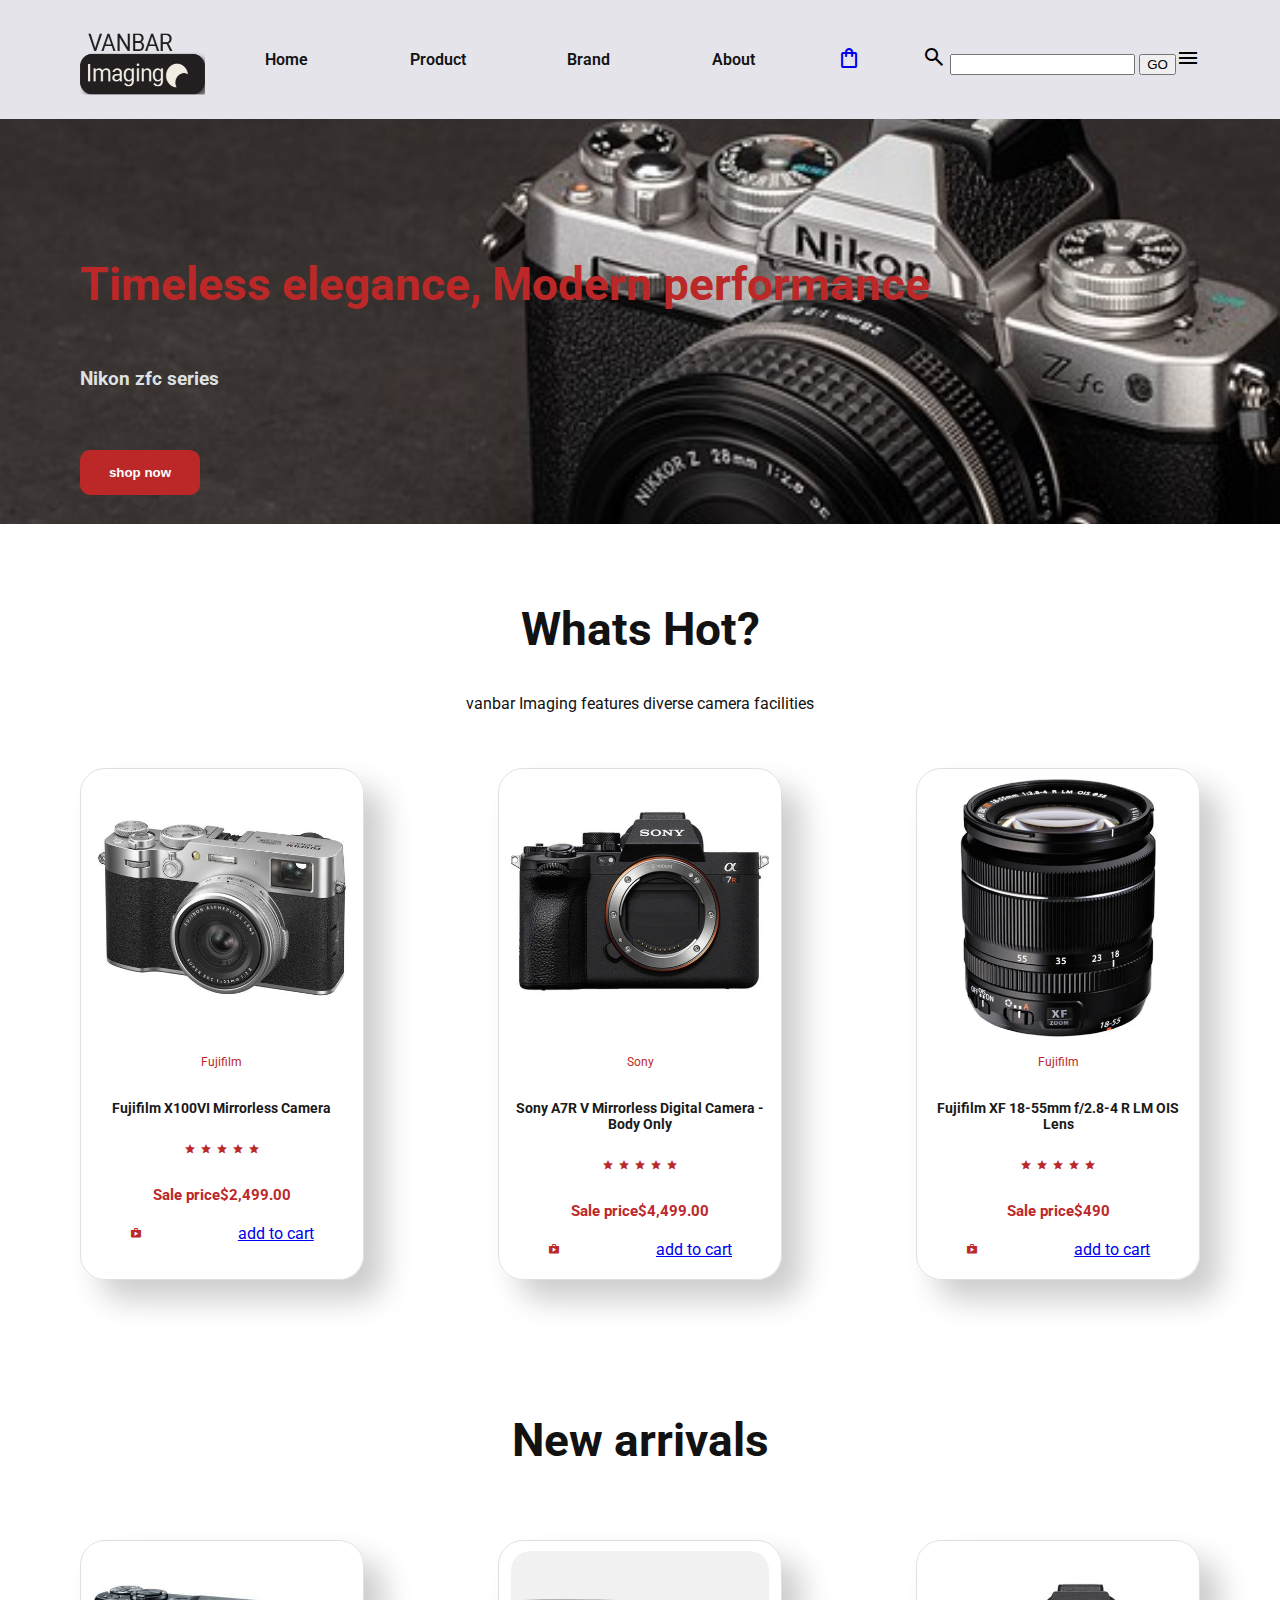
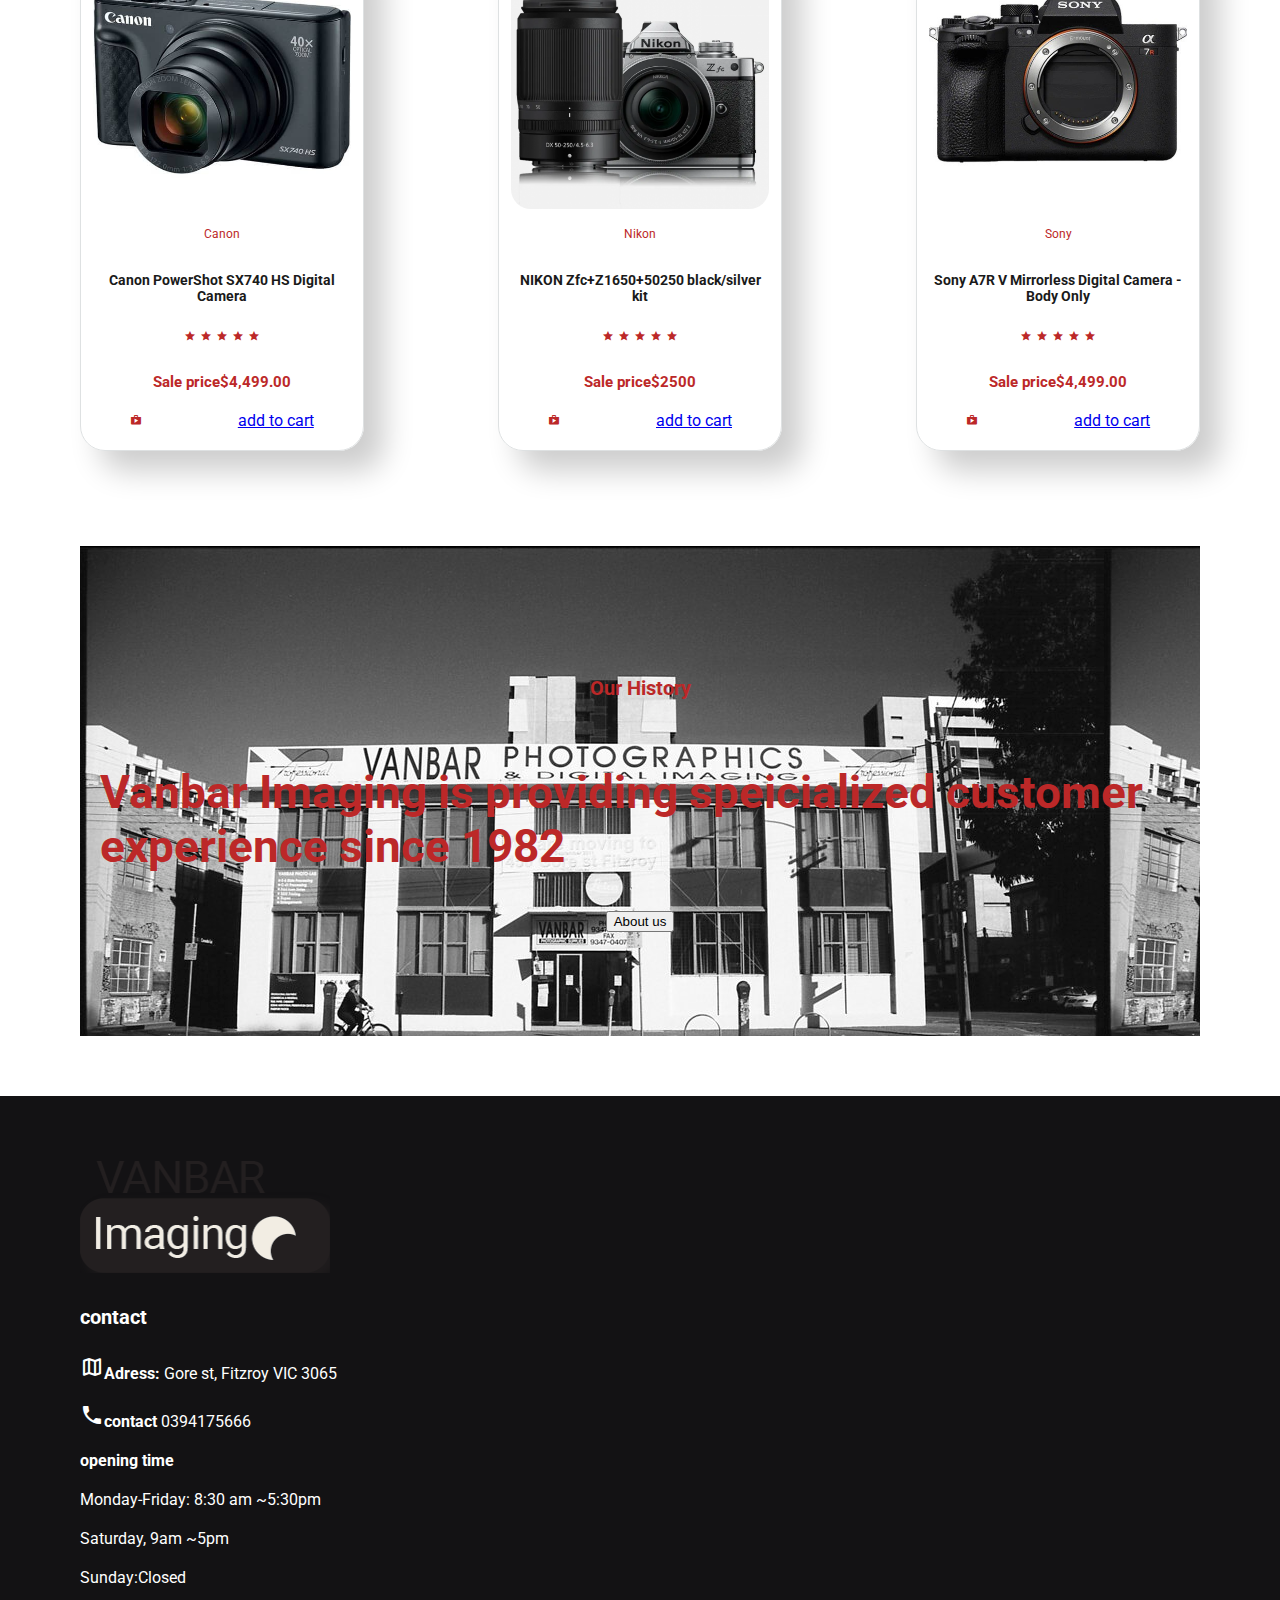
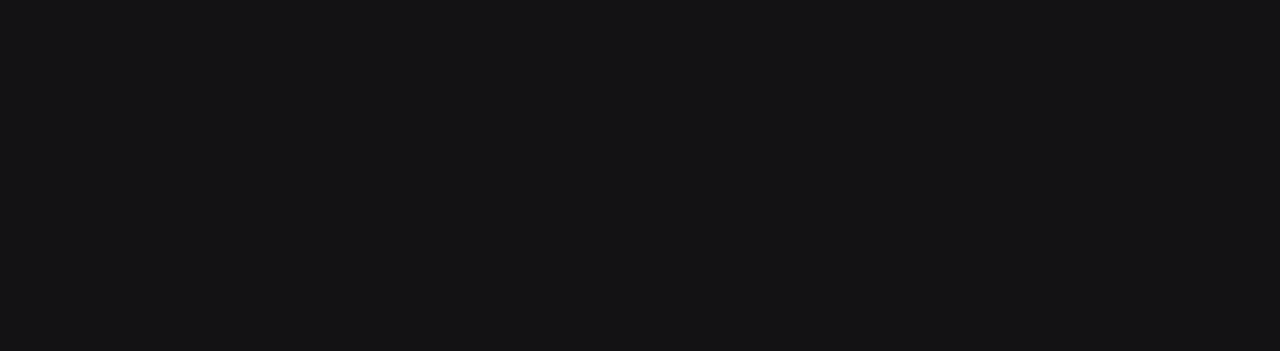
<file: index.html>
<!DOCTYPE html>
<html lang="en">
<head>
  <link rel="stylesheet" type="text/css" href="assignment3.css"> 
  <link rel="preconnect" href="https://fonts.googleapis.com">
  <link rel="preconnect" href="https://fonts.gstatic.com" crossorigin>
  <link rel="stylesheet" href="https://fonts.googleapis.com/css2?family=Material+Symbols+Outlined:opsz,wght,FILL,GRAD@20..48,100..700,0..1,-50..200" />
  <link href="https://fonts.googleapis.com/icon?family=Material+Icons"
      rel="stylesheet">
  <title> Vanbar.image </title> 
</head>


<body>

      <section id="header">
        <div class="navbar">
          <div class="logo">
              <a href "https://github.com/jaehahwang28/assignment-3/blob/main/logoa3.png">
              </a>  <img src="logoa3.png" alt="logoa3" width="125px" height="75px" >
          </div>
          <ul id="menu">
            <li><a class="active" href="index.html">Home</a></li>
            <li><a href="Product.html">Product</a></li>
            <li><a href="Brand.html">Brand</a></li>
            <li><a href="about.html">About</a></li>
            <il><a href="cart.html"><span class="material-symbols-outlined"> shopping_bag</span></a></il>
            <form>
              <span class="material-symbols-outlined">
              search</span>
              <input type="text" placeholder="">
              <button type="submit">GO</button>
              <a href="#"><i class='bx bx-search'></i></a>
          </form>

          </ul>      
        
            <div class="mobile">
                <span class="material-symbols-outlined">menu</span>
            </div>
          </div>
    </header>
 

  </section>
  <section id="hero">
  <h2>Timeless elegance, Modern performance</h2>
  <h3>Nikon zfc series</h3>
  <button>shop now</button>
  </section>
  <Section id="product1" class="section-p1">
      <h2>Whats Hot?</h2>
      <p>vanbar Imaging features diverse camera facilities</p>
      <div class="pro-container">
        <div class="pro">
          <img src="fuji x 100.jpg" alt="" >
          <div class="des">
            <span>Fujifilm</span>
            <h5>Fujifilm X100VI Mirrorless Camera </h5>
            <div class="star">
              <span class="material-icons">star</span>
              <span class="material-icons">star</span>
              <span class="material-icons">star</span>
              <span class="material-icons">star</span>
              <span class="material-icons">star</span>
              <h4>Sale price$2,499.00</h4>
            </div>
            <a href="#"><span class="material-icons">shopping_bag</span>add to cart </a>
            
          </div>
        </div>
        <div class="pro" onclick="window.location.href='sprouduct.html'">
          <img src="sonya7rv_500x-ezgif.com-effects.jpg" alt="">
          <div class="des">
            <span>Sony</span>
            <h5>Sony A7R V Mirrorless Digital Camera - Body Only</h5>
            <div class="star">
              <span class="material-icons">star</span>
              <span class="material-icons">star</span>
              <span class="material-icons">star</span>
              <span class="material-icons">star</span>
              <span class="material-icons">star</span>
              <h4>Sale price$4,499.00</h4>
            </div>
            <a href="#"><span class="material-icons">shopping_bag</span>add to cart </a>
            
          </div>
        </div>
        <div class="pro">
          <img src="fujifilm Lens.webp" alt="">
          <div class="des">
            <span>Fujifilm</span>
            <h5>Fujifilm XF 18-55mm f/2.8-4 R LM OIS Lens</h5>
            <div class="star">
              <span class="material-icons">star</span>
              <span class="material-icons">star</span>
              <span class="material-icons">star</span>
              <span class="material-icons">star</span>
              <span class="material-icons">star</span>
              <h4>Sale price$490</h4>
            </div>
            <a href="#"><span class="material-icons">shopping_bag</span>add to cart </a>
            
          </div>
        </div>
        
      </div>
      
  </Section>
  <section>
    <Section id="product1" class="section-p1">
      <h2>New arrivals</h2>
      
      <div class="pro-container">
        <div class="pro">
          <img src="canon powershot.jpg" alt="">
          <div class="des">
            <span>Canon</span>
            <h5>Canon PowerShot SX740 HS Digital Camera</h5>
            <div class="star">
              <span class="material-icons">star</span>
              <span class="material-icons">star</span>
              <span class="material-icons">star</span>
              <span class="material-icons">star</span>
              <span class="material-icons">star</span>
              <h4>Sale price$4,499.00</h4>
            </div>
            <a href="#"><span class="material-icons">shopping_bag</span>add to cart </a>
            
          </div>
        </div>
        <div class="pro">
          <img src="zfc.png" alt="">
          <div class="des">
            <span>Nikon</span>
            <h5>NIKON Zfc+Z1650+50250 black/silver kit</h5>
            <div class="star">
              <span class="material-icons">star</span>
              <span class="material-icons">star</span>
              <span class="material-icons">star</span>
              <span class="material-icons">star</span>
              <span class="material-icons">star</span>
              <h4>Sale price$2500</h4>
            </div>
            <a href="#"><span class="material-icons">shopping_bag</span>add to cart </a>
            
          </div>
        </div>
        <div class="pro">
          <img src="sonya7rv_500x-ezgif.com-effects.jpg" alt="">
          <div class="des">
            <span>Sony</span>
            <h5>Sony A7R V Mirrorless Digital Camera - Body Only</h5>
            <div class="star">
              <span class="material-icons">star</span>
              <span class="material-icons">star</span>
              <span class="material-icons">star</span>
              <span class="material-icons">star</span>
              <span class="material-icons">star</span>
              <h4>Sale price$4,499.00</h4>
            </div>
            <a href="#"><span class="material-icons">shopping_bag</span>add to cart </a>
            
          </div>
        </div>
        
        
                
        </div>
      </div>
  </section>
  <section id="banner" class="section-p1">
    <div class="banner-box">
      <H4> Our History</H4>
      <h2> Vanbar Imaging is providing speicialized customer experience since 1982</h2>
      <button class="white">About us</button>
    </div>
  </section>
<footer class="section-p1">
  <div class="col">
    <img src="logoa3.png" alt="">
    <h4> contact</h4>
    <p><span class="material-symbols-outlined">map</span><strong>Adress:</strong> Gore st, Fitzroy VIC 3065</p>
    <p><span class="material-icons">call</span><strong>contact</strong> 0394175666</p>
    <p><Strong>opening time</Strong></p>
    <p>Monday-Friday: 8:30 am ~5:30pm</p>
    <p>Saturday, 9am ~5pm</p><p>Sunday:Closed</p>
    <div class="col map">
      <iframe src="https://www.google.com/maps/embed?pb=!1m14!1m8!1m3!1d14997.363505263722!2d144.98546649866316!3d-37.79455548191441!3m2!1i1024!2i768!4f13.1!3m3!1m2!1s0x6ad64318af0267bb%3A0x2ef07b22a1d16d63!2sVanbar%20Imaging!5e0!3m2!1sen!2sau!4v1718041315172!5m2!1sen!2sau"
       width="300" height="300" style="border:0;" allowfullscreen="" loading="lazy" referrerpolicy="no-referrer-when-downgrade"></iframe>
    </div>  
  </div>
  
</footer>



 <!---- custom js link-->
    <script src="a3.js"></script> 

</html>
</file>
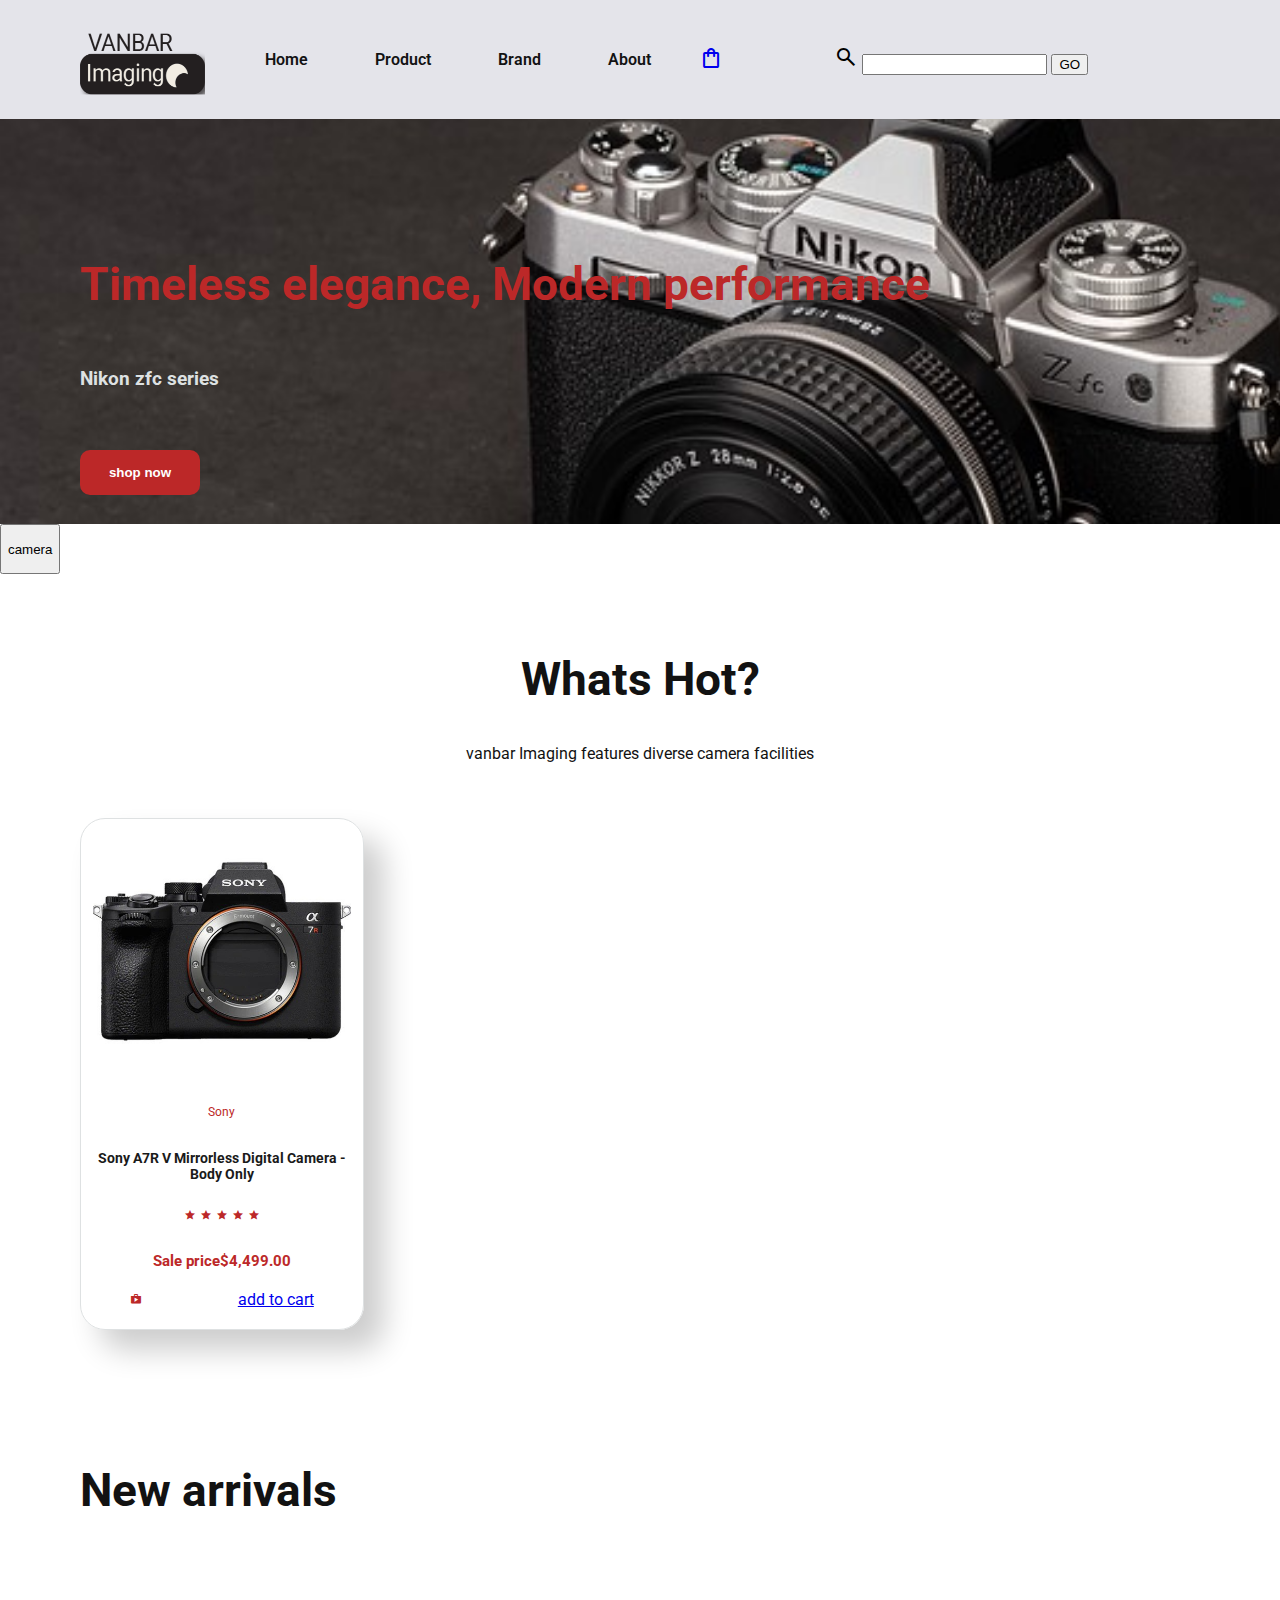
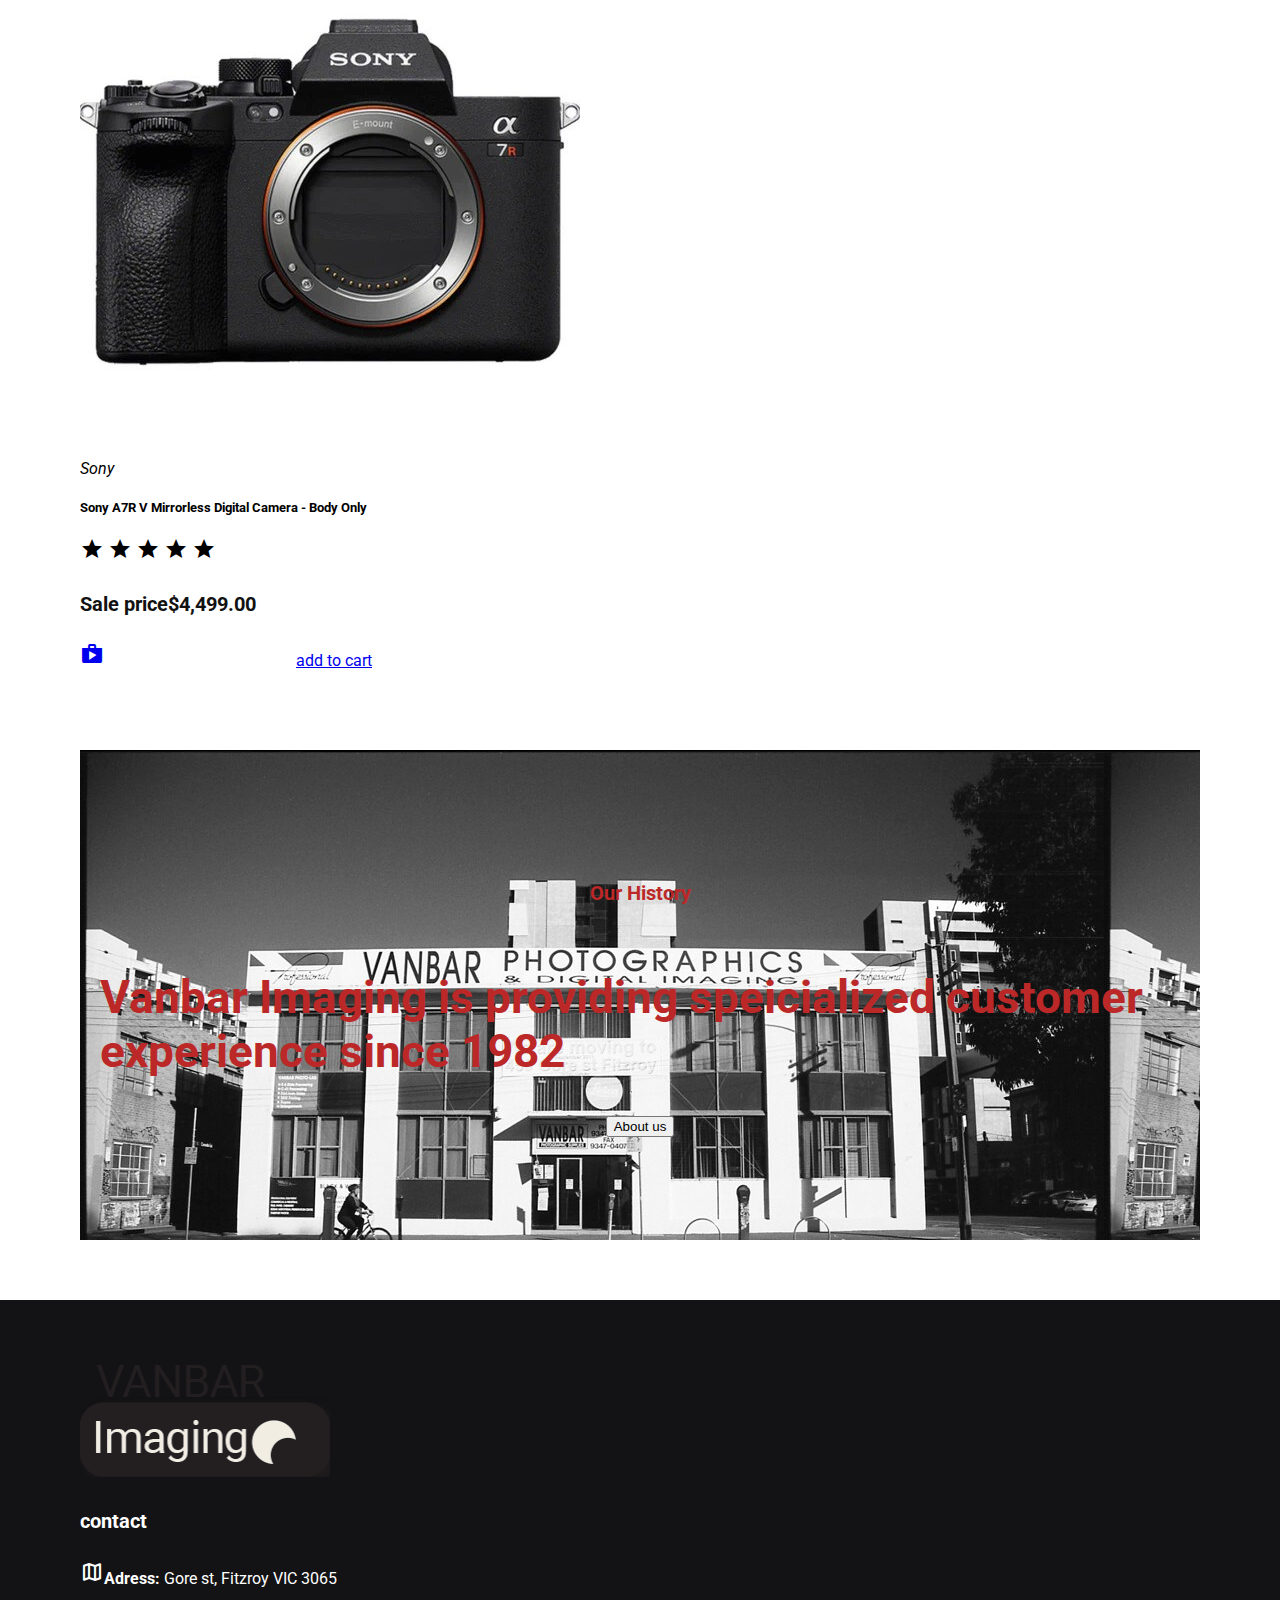
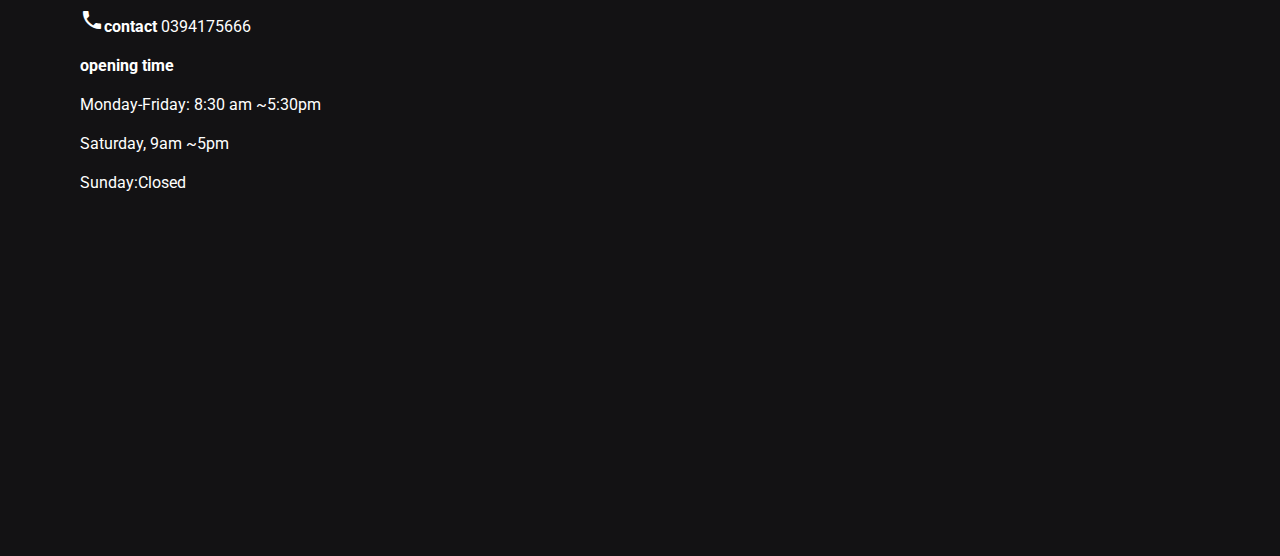
<file: assignemnt 3.html>
<!DOCTYPE html>
<html lang="en">
</html>
<head>
  <link rel="stylesheet" type="text/css" href="assignment3.css"> 
  <link rel="preconnect" href="https://fonts.googleapis.com">
  <link rel="preconnect" href="https://fonts.gstatic.com" crossorigin>
  <link rel="stylesheet" href="https://fonts.googleapis.com/css2?family=Material+Symbols+Outlined:opsz,wght,FILL,GRAD@20..48,100..700,0..1,-50..200" />
  <link href="https://fonts.googleapis.com/icon?family=Material+Icons"
      rel="stylesheet">
  <title> Vanbar.image </title> 
</head>


<body>

      <section id="header">
        <div class="navbar">
          <div class="logo">
              <a href "https://github.com/jaehahwang28/assignment-3/blob/main/logoa3.png">
              </a>  <img src="logoa3.png" alt="logoa3" width="125px" height="75px" >
          </div>
          <ul id="menu">
            <li><a href="index.html">Home</a></li>
            <li><a href="Product.html">Product</a></li>
            <li><a href="Brand.html">Brand</a></li>
            <li><a href="about.html">About</a></li>
            <il><a href="cart.html"><span class="material-symbols-outlined"> shopping_bag</span></a></il>
          </ul>      
        
          <div class="search">
              <form>
                <span class="material-symbols-outlined">
                search</span>
                <input type="text" placeholder="">
                <button type="submit">GO</button>
            </form>

            <div class="icons">
                <a href="#"><i class='bx bx-search'></i></a>
                <a href="#"><i class='bx bxs-user-circle'></i></a>
                
            </div>
          </div>
    </header>
 

  </section>
  <section id="hero">
  <h2>Timeless elegance, Modern performance</h2>
  <h3>Nikon zfc series</h3>
  <button>shop now</button>
  </section>
  <section id="feature">
    <div class="btn">
      <button>camera</button>
      
    </div>
    
  </section>
  <Section id="product1" class="section-p1">
      <h2>Whats Hot?</h2>
      <p>vanbar Imaging features diverse camera facilities</p>
      <div class="pro-container">
        <div class="pro">
          <img src="sonya7rv_500x-ezgif.com-effects.jpg" alt="">
          <div class="des">
            <span>Sony</span>
            <h5>Sony A7R V Mirrorless Digital Camera - Body Only</h5>
            <div class="star">
              <span class="material-icons">star</span>
              <span class="material-icons">star</span>
              <span class="material-icons">star</span>
              <span class="material-icons">star</span>
              <span class="material-icons">star</span>
              <h4>Sale price$4,499.00</h4>
            </div>
            <a href="#"><span class="material-icons">shopping_bag</span>add to cart </a>
          </div>
        </div>
      </div>
      
  </Section>
  <section>
    <Section id="product2" class="section-p1">
      <h2>New arrivals</h2>
      
      <div class="pro-container">
        <div class="pro">
          <img src="sonya7rv_500x-ezgif.com-effects.jpg" alt="">
          <div class="des">
            <i>Sony</i>
            <h5>Sony A7R V Mirrorless Digital Camera - Body Only</h5>
            <div class="star">
              <span class="material-icons">star</span>
              <span class="material-icons">star</span>
              <span class="material-icons">star</span>
              <span class="material-icons">star</span>
              <span class="material-icons">star</span>
              <h4>Sale price$4,499.00</h4>
            </div>
            <a href="#"><span class="material-icons">shopping_bag</span>add to cart</a> 
          </div>
        </div>
      </div>
  </section>
  <section id="banner" class="section-p1">
    <div class="banner-box">
      <H4> Our History</H4>
      <h2> Vanbar Imaging is providing speicialized customer experience since 1982</h2>
      <button class="white">About us</button>
    </div>
  </section>
<footer class="section-p1">
  <div class="col">
    <img src="logoa3.png" alt="">
    <h4> contact</h4>
    <p><span class="material-symbols-outlined">map</span><strong>Adress:</strong> Gore st, Fitzroy VIC 3065</p>
    <p><span class="material-icons">call</span><strong>contact</strong> 0394175666</p>
    <p><Strong>opening time</Strong></p>
    <p>Monday-Friday: 8:30 am ~5:30pm</p>
    <p>Saturday, 9am ~5pm</p><p>Sunday:Closed</p>
    <div class="col map">
      <iframe src="https://www.google.com/maps/embed?pb=!1m14!1m8!1m3!1d14997.363505263722!2d144.98546649866316!3d-37.79455548191441!3m2!1i1024!2i768!4f13.1!3m3!1m2!1s0x6ad64318af0267bb%3A0x2ef07b22a1d16d63!2sVanbar%20Imaging!5e0!3m2!1sen!2sau!4v1718041315172!5m2!1sen!2sau"
       width="300" height="300" style="border:0;" allowfullscreen="" loading="lazy" referrerpolicy="no-referrer-when-downgrade"></iframe>
    </div>  
  </div>
  
</footer>



 <!---- custom js link-->
    <script src="a3.js"></script>
</file>
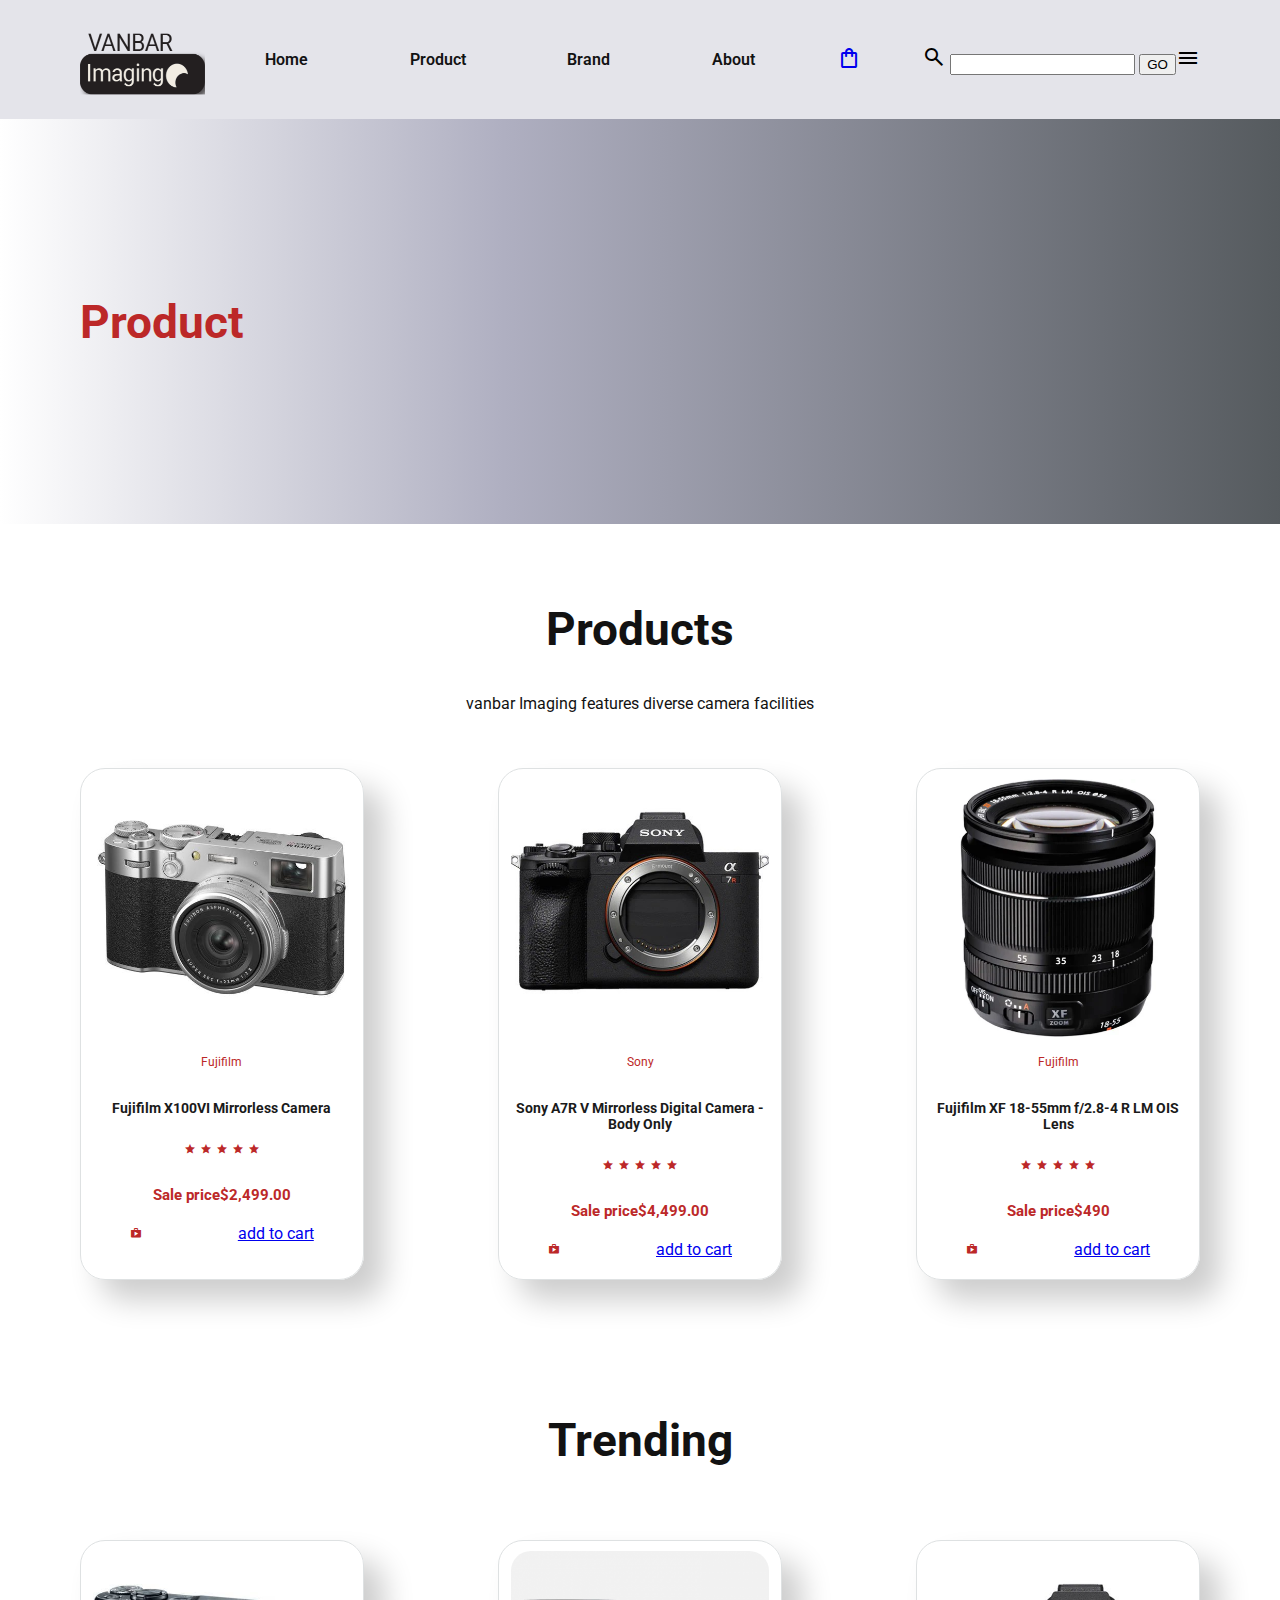
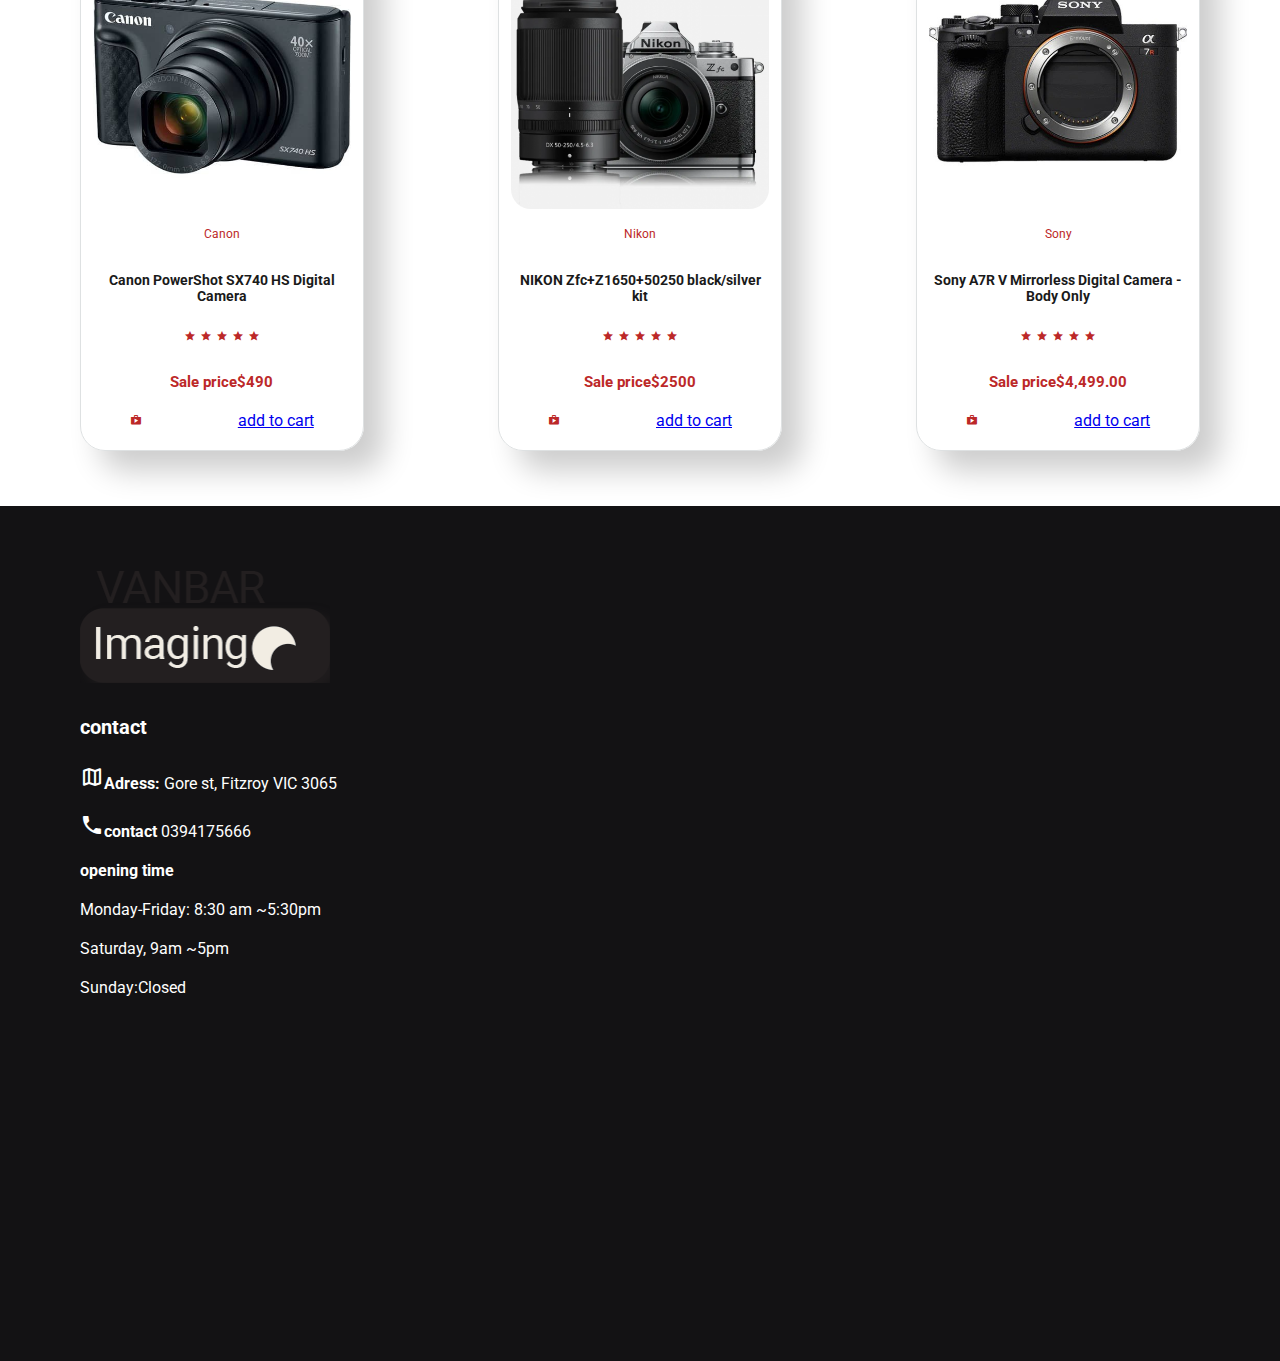
<file: Product.html>
<!DOCTYPE html>
<html lang="en">
</html>
<head>
  <link rel="stylesheet" type="text/css" href="assignment3.css"> 
  <link rel="preconnect" href="https://fonts.googleapis.com">
  <link rel="preconnect" href="https://fonts.gstatic.com" crossorigin>
  <link rel="stylesheet" href="https://fonts.googleapis.com/css2?family=Material+Symbols+Outlined:opsz,wght,FILL,GRAD@20..48,100..700,0..1,-50..200" />
  <link href="https://fonts.googleapis.com/icon?family=Material+Icons"
      rel="stylesheet">
  <title> Vanbar.image </title> 
</head>


<body>

      <section id="header">
        <div class="navbar">
          <div class="logo">
              <a href "https://github.com/jaehahwang28/assignment-3/blob/main/logoa3.png">
              </a>  <img src="logoa3.png" alt="logoa3" width="125px" height="75px" >
          </div>
          <ul id="menu">
            <li><a href="index.html">Home</a></li>
            <li><a class="active" href="Product.html">Product</a></li>
            <li><a href="Brand.html">Brand</a></li>
            <li><a href="about.html">About</a></li>
            <il><a href="cart.html"><span class="material-symbols-outlined"> shopping_bag</span></a></il>
            <form>
              <span class="material-symbols-outlined">
              search</span>
              <input type="text" placeholder="">
              <button type="submit">GO</button>
              <a href="#"><i class='bx bx-search'></i></a>
          </form>

          </ul>      
        
            <div class="mobile">
                <span class="material-symbols-outlined">menu</span>
            </div>
          </div>
    </header>
 

  </section>
  <section id="hero2">
  <h2>Product</h2>
  </section>

  <Section id="product1" class="section-p1">
      <h2>Products</h2>
      <p>vanbar Imaging features diverse camera facilities</p>
      <div class="pro-container">
        <div class="pro">
          <img src="fuji x 100.jpg" alt="" >
          <div class="des">
            <span>Fujifilm</span>
            <h5>Fujifilm X100VI Mirrorless Camera </h5>
            <div class="star">
              <span class="material-icons">star</span>
              <span class="material-icons">star</span>
              <span class="material-icons">star</span>
              <span class="material-icons">star</span>
              <span class="material-icons">star</span>
              <h4>Sale price$2,499.00</h4>
            </div>
            <a href="#"><span class="material-icons">shopping_bag</span>add to cart </a>
            
          </div>
        </div>
        <div class="pro" onclick="window.location.href='sprouduct.html'">
          <img src="sonya7rv_500x-ezgif.com-effects.jpg" alt="">
          <div class="des">
            <span>Sony</span>
            <h5>Sony A7R V Mirrorless Digital Camera - Body Only</h5>
            <div class="star">
              <span class="material-icons">star</span>
              <span class="material-icons">star</span>
              <span class="material-icons">star</span>
              <span class="material-icons">star</span>
              <span class="material-icons">star</span>
              <h4>Sale price$4,499.00</h4>
            </div>
            <a href="#"><span class="material-icons">shopping_bag</span>add to cart </a>
            
          </div>
        </div>
        <div class="pro">
          <img src="fujifilm Lens.webp" alt="">
          <div class="des">
            <span>Fujifilm</span>
            <h5>Fujifilm XF 18-55mm f/2.8-4 R LM OIS Lens</h5>
            <div class="star">
              <span class="material-icons">star</span>
              <span class="material-icons">star</span>
              <span class="material-icons">star</span>
              <span class="material-icons">star</span>
              <span class="material-icons">star</span>
              <h4>Sale price$490</h4>
            </div>
            <a href="#"><span class="material-icons">shopping_bag</span>add to cart </a>
            
          </div>
        </div>
        
      </div>
      
  </Section>
  <section>
    <Section id="product1" class="section-p1">
      <h2>Trending</h2>
      
      <div class="pro-container">
        <div class="pro">
          <img src="canon powershot.jpg" alt="">
          <div class="des">
            <span>Canon</span>
            <h5>Canon PowerShot SX740 HS Digital Camera</h5>
            <div class="star">
              <span class="material-icons">star</span>
              <span class="material-icons">star</span>
              <span class="material-icons">star</span>
              <span class="material-icons">star</span>
              <span class="material-icons">star</span>
              <h4>Sale price$490</h4>
            </div>
            <a href="#"><span class="material-icons">shopping_bag</span>add to cart </a>
            
          </div>
        </div>
        <div class="pro">
          <img src="zfc.png" alt="">
          <div class="des">
            <span>Nikon</span>
            <h5>NIKON Zfc+Z1650+50250 black/silver kit</h5>
            <div class="star">
              <span class="material-icons">star</span>
              <span class="material-icons">star</span>
              <span class="material-icons">star</span>
              <span class="material-icons">star</span>
              <span class="material-icons">star</span>
              <h4>Sale price$2500</h4>
            </div>
            <a href="#"><span class="material-icons">shopping_bag</span>add to cart </a>
            
          </div>
        </div>
        <div class="pro" onclick="window.location.href='sprouduct.html'">
          <img src="sonya7rv_500x-ezgif.com-effects.jpg" alt="">
          <div class="des">
            <span>Sony</span>
            <h5>Sony A7R V Mirrorless Digital Camera - Body Only</h5>
            <div class="star">
              <span class="material-icons">star</span>
              <span class="material-icons">star</span>
              <span class="material-icons">star</span>
              <span class="material-icons">star</span>
              <span class="material-icons">star</span>
              <h4>Sale price$4,499.00</h4>
            </div>
            <a href="#"><span class="material-icons">shopping_bag</span>add to cart </a>
            
          </div>
        </div>
        
        
                
        </div>
      </div>
  </section>
 
<footer class="section-p1">
  <div class="col">
    <img src="logoa3.png" alt="">
    <h4> contact</h4>
    <p><span class="material-symbols-outlined">map</span><strong>Adress:</strong> Gore st, Fitzroy VIC 3065</p>
    <p><span class="material-icons">call</span><strong>contact</strong> 0394175666</p>
    <p><Strong>opening time</Strong></p>
    <p>Monday-Friday: 8:30 am ~5:30pm</p>
    <p>Saturday, 9am ~5pm</p><p>Sunday:Closed</p>
    <div class="col map">
      <iframe src="https://www.google.com/maps/embed?pb=!1m14!1m8!1m3!1d14997.363505263722!2d144.98546649866316!3d-37.79455548191441!3m2!1i1024!2i768!4f13.1!3m3!1m2!1s0x6ad64318af0267bb%3A0x2ef07b22a1d16d63!2sVanbar%20Imaging!5e0!3m2!1sen!2sau!4v1718041315172!5m2!1sen!2sau"
       width="300" height="300" style="border:0;" allowfullscreen="" loading="lazy" referrerpolicy="no-referrer-when-downgrade"></iframe>
    </div>  
  </div>
  
</footer>



 <!---- custom js link-->
    <script src="a3.js"></script> 
</html>
</file>
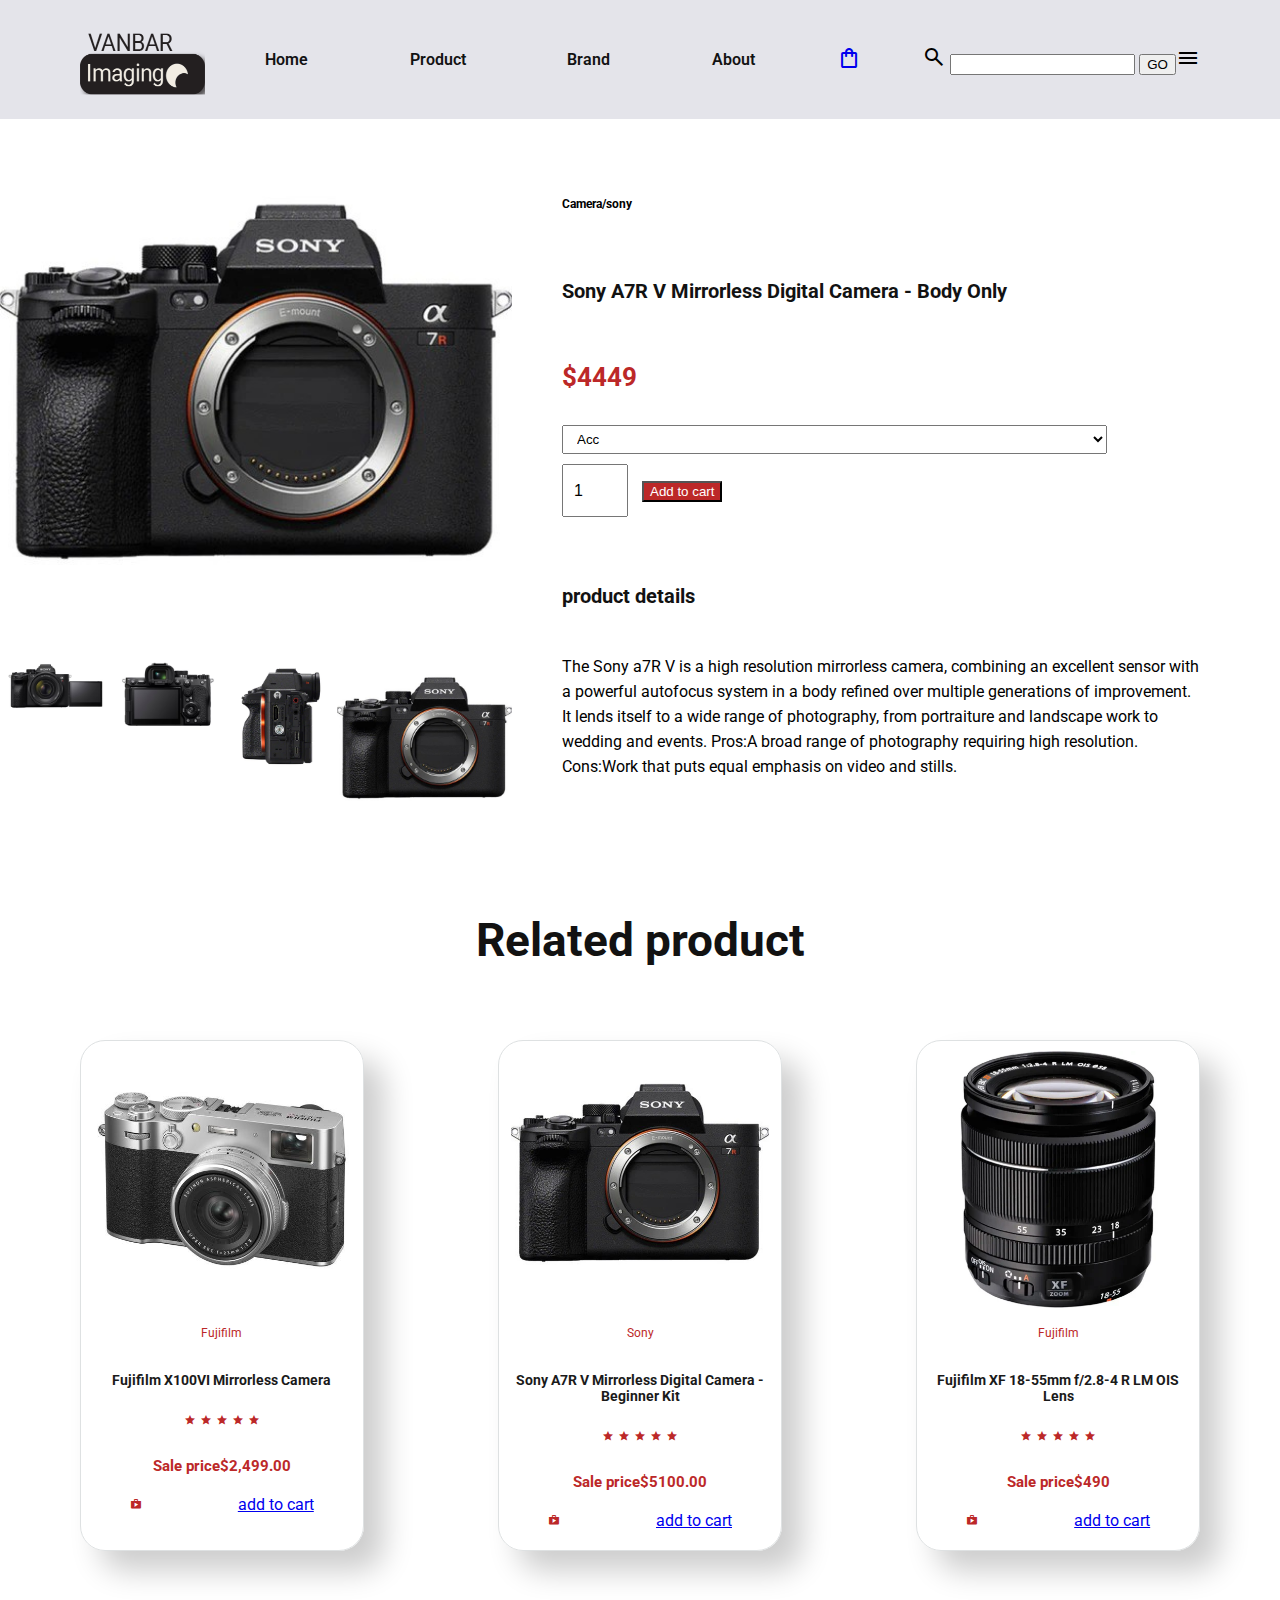
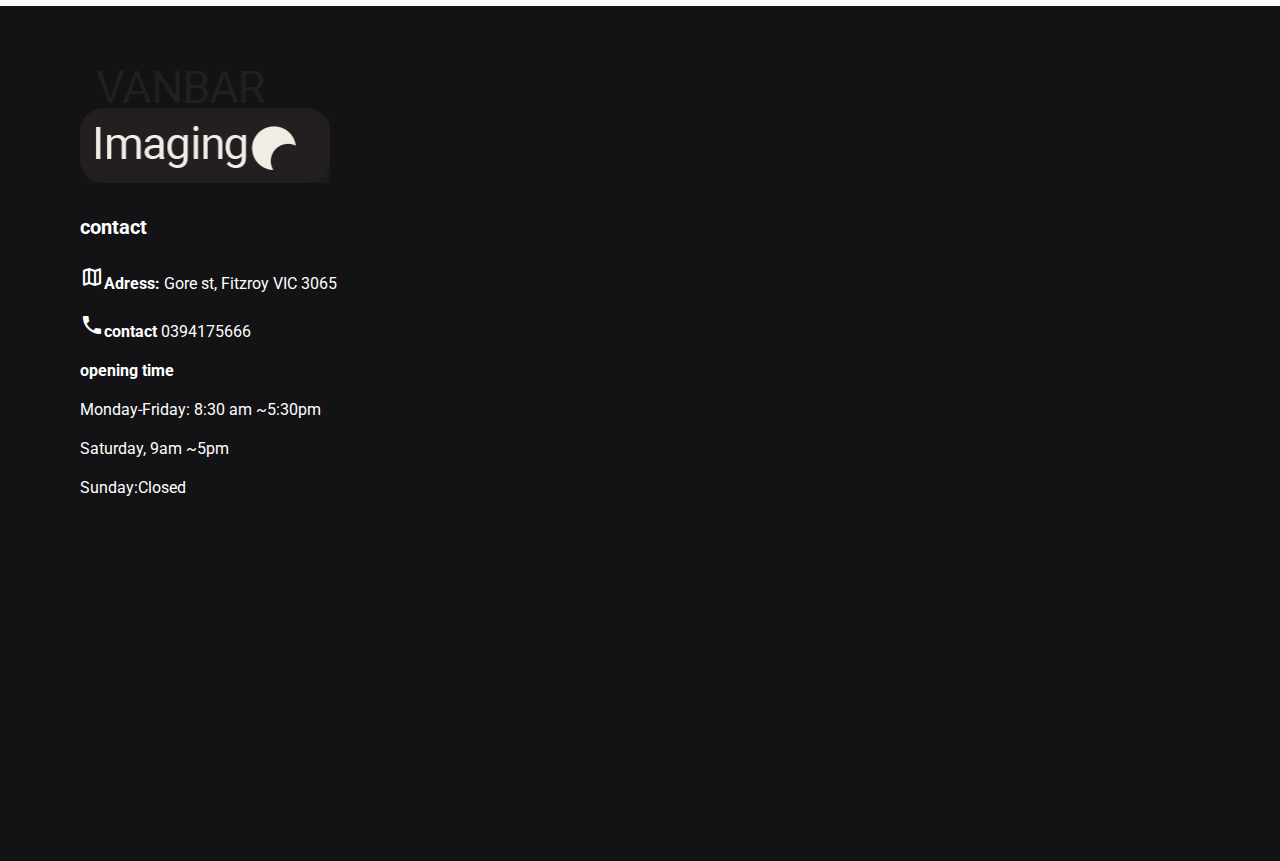
<file: sproduct.html>
<!DOCTYPE html>
<html lang="en">

<head>
  <link rel="stylesheet" type="text/css" href="assignment3.css"> 
  <link rel="preconnect" href="https://fonts.googleapis.com">
  <link rel="preconnect" href="https://fonts.gstatic.com" crossorigin>
  <link rel="stylesheet" href="https://fonts.googleapis.com/css2?family=Material+Symbols+Outlined:opsz,wght,FILL,GRAD@20..48,100..700,0..1,-50..200" />
  <link href="https://fonts.googleapis.com/icon?family=Material+Icons"
      rel="stylesheet">
  <title> Vanbar.image </title> 
</head>


<body>

      <section id="header">
        <div class="navbar">
          <div class="logo">
              <a href "https://github.com/jaehahwang28/assignment-3/blob/main/logoa3.png">
              </a>  <img src="logoa3.png" alt="logoa3" width="125px" height="75px" >
          </div>
          <ul id="menu">
            <li><a href="index.html">Home</a></li>
            <li><a class="active" href="Product.html">Product</a></li>
            <li><a href="Brand.html">Brand</a></li>
            <li><a href="about.html">About</a></li>
            <il><a href="cart.html"><span class="material-symbols-outlined"> shopping_bag</span></a></il>
            <form>
              <span class="material-symbols-outlined">
              search</span>
              <input type="text" placeholder="">
              <button type="submit">GO</button>
              <a href="#"><i class='bx bx-search'></i></a>
          </form>

          </ul>      
        
            <div class="mobile">
                <span class="material-symbols-outlined">menu</span>
            </div>
        </div>
    </header>
      </section> 

<section id="prodetails">
        <div class="single-pro-image">
                <img src="sonya7rv_500x-ezgif.com-effects.jpg" width=100% id="MainImg" alt="">
                <div class="small-img-group">
                    
                    <div class="small-img-col">
                        <img src="unfold sony.avif" width="100% id=small-img" alt="">
                    </div>
                    <div class="small-img-col">
                        <img src="rearsony.avif" width="100% id=small-img" alt="">
                    </div>
                    <div class="small-img-col">
                        <img src="lateral sony.webp" width="100% id=small-img" alt="">
                    </div>
                    <div class="small-img-col">
                        <img src="sonya7rv_500x-ezgif.com-effects.jpg" width="100% id=small-img" alt="">
                    </div>
                </div>
        </div>
        <div class="single-pro-details">
            <h6>Camera/sony</h6>
            <h4>Sony A7R V Mirrorless Digital Camera - Body Only</h4>
            <h2>$4449</h2>
            <select>
                <option>Acc</option>
                <option> Benro TMA47AXL Mach3 Tripod Series 4, Aluminium, 3 Section, Twist Lock+$379.00</option>
                <option>
                     Nisi 77mm S+ MC UV Filter+$135.20
                </option>
                <option>
                    Sony LA-EA5 A-Mount to E-Mount Adapter+$360.00
                </option>
            </select>
            <input type="number" value="1">
            <button class="normal">Add to cart</button>
            <h4>product details</h4>
            <span>The Sony a7R V is a high resolution mirrorless camera, 
                combining an excellent sensor with a powerful autofocus system in a body refined over multiple generations of improvement.
                It lends itself to a wide range of photography, from portraiture and landscape work to wedding and events.
        
                Pros:A broad range of photography requiring high resolution.
                 Cons:Work that puts equal emphasis on video and stills.</span>
        
        
            </div>
</section>  <Section id="product1" class="section-p1">
    <h2>Related product</h2>
    <div class="pro-container">
      <div class="pro">
        <img src="fuji x 100.jpg" alt="" >
        <div class="des">
          <span>Fujifilm</span>
          <h5>Fujifilm X100VI Mirrorless Camera </h5>
          <div class="star">
            <span class="material-icons">star</span>
            <span class="material-icons">star</span>
            <span class="material-icons">star</span>
            <span class="material-icons">star</span>
            <span class="material-icons">star</span>
            <h4>Sale price$2,499.00</h4>
          </div>
          <a href="#"><span class="material-icons">shopping_bag</span>add to cart </a>
          
        </div>
      </div>
      <div class="pro">
        <img src="sonya7rv_500x-ezgif.com-effects.jpg" alt="">
        <div class="des">
          <span>Sony</span>
          <h5>Sony A7R V Mirrorless Digital Camera - Beginner Kit</h5>
          <div class="star">
            <span class="material-icons">star</span>
            <span class="material-icons">star</span>
            <span class="material-icons">star</span>
            <span class="material-icons">star</span>
            <span class="material-icons">star</span>
            <h4>Sale price$5100.00</h4>
          </div>
          <a href="#"><span class="material-icons">shopping_bag</span>add to cart </a>
          
        </div>
      </div>
      <div class="pro">
        <img src="fujifilm Lens.webp" alt="">
        <div class="des">
          <span>Fujifilm</span>
          <h5>Fujifilm XF 18-55mm f/2.8-4 R LM OIS Lens</h5>
          <div class="star">
            <span class="material-icons">star</span>
            <span class="material-icons">star</span>
            <span class="material-icons">star</span>
            <span class="material-icons">star</span>
            <span class="material-icons">star</span>
            <h4>Sale price$490</h4>
          </div>
          <a href="#"><span class="material-icons">shopping_bag</span>add to cart </a>
          
        </div>
      </div>
      
    </div>
    
</Section>


<footer class="section-p1">
        <div class="col">
          <img src="logoa3.png" alt="">
          <h4> contact</h4>
          <p><span class="material-symbols-outlined">map</span><strong>Adress:</strong> Gore st, Fitzroy VIC 3065</p>
          <p><span class="material-icons">call</span><strong>contact</strong> 0394175666</p>
          <p><Strong>opening time</Strong></p>
          <p>Monday-Friday: 8:30 am ~5:30pm</p>
          <p>Saturday, 9am ~5pm</p><p>Sunday:Closed</p>
          <div class="col map">
            <iframe src="https://www.google.com/maps/embed?pb=!1m14!1m8!1m3!1d14997.363505263722!2d144.98546649866316!3d-37.79455548191441!3m2!1i1024!2i768!4f13.1!3m3!1m2!1s0x6ad64318af0267bb%3A0x2ef07b22a1d16d63!2sVanbar%20Imaging!5e0!3m2!1sen!2sau!4v1718041315172!5m2!1sen!2sau"
             width="300" height="300" style="border:0;" allowfullscreen="" loading="lazy" referrerpolicy="no-referrer-when-downgrade"></iframe>
          </div>  
        </div>
        
</footer>
<script>
    var MainImg = document.getElementById("MainImg");
    var smallimg = document.getElementsByClassName("small-img") 

    smallimg[0].onclick= function(){
        MainImg.src = smallimg[0].src;
    }

</script>
<!---- custom js link-->
<script src="a3.js"></script>
</html>
</file>
<file: assignment3.css>
@import url('https://fonts.googleapis.com/css2?family=Roboto:ital,wght@0,100;0,300;0,400;0,500;0,700;0,900;1,100;1,300;1,400;1,500;1,700;1,900&display=swap');


body{
    margin: 0;
    padding: 0;
    display: inline-block;
    box-sizing: border-box;
    scroll-behavior: smooth;
    font-family: 'Roboto', sans-serif;
}
h1{
    font-size: 50px;
    line-height: 64px;
    color: #121212;
}
h2{
    font-size: 46px;
    line-height: 54px;
    color: #121212;
}
h4{
    font-size: 20px;
    color: #121212;

}
h6{
    font-weight: 700;
    font-size: 12px;
}
p{
    font-size: 16px;
    color: #121212;
    margin: 15px 0 20px 0;

}
.section-p1{
    padding: 40px 80px;   
}
.section-m1{
    margin: 40px 0;
}
.body{
    width: 100%;
}




#body {
    background: #dee1e2;
    min-height: 100vh;
    overflow-x: hidden;
}

#header {
    display: flex;
    align-items: center;
    justify-content: space-between;
    padding: 20px 80px;
    background-color: #e4e4ea;
    box-shadow: 0 5px 15px rgba(0, 0, 0, 0);
    transition: .3s;
}

#menu {
    display: flex;
    align-items: center;
    justify-content: space-between;
    width:100%
}

.navbar {
    display: flex;
    align-items: center;
    justify-content: space-between;
    width:100%
}
.navbar li{
    list-style: none;
    padding: 0 20px;
}
.navbar li a{
    text-decoration: none;
    font-size: 16px;
    font-weight: 600;
    color: #121212;
    transition: 0.3 ease;
}
.navbar li :hover,.navbar li.active{
    color: #BC2828;
}

.navbar li.active:after,.navbar li :hover:after{
    content:"";
    width: 30%;
    height: 2px;
    background: #BC2828;
    position: absolute;
    bottom: -4px;
    left: 20px;
}
.search{
    display: flex;
    align-items: center;
    justify-content: center;
    width:100%
}

#mobile{
    display: flex;
    align-items: center;
}
#mobile span{
    color: #121212;
    font-size: 24px;
    padding-left: 100px;
}


/*homepage*/

#hero{
    background-image: url(Nikon_Zfc_main.jpeg);
    height: 45vh;
    width: 100%;
    background-size: cover;
    background-position: top 25% right 0;
    padding: 0 80px;
    display: flex;
    align-items: flex-start;
    flex-direction: column;
    justify-content: center;
}
#hero button {
    position: absolute;
    top:50%;
    background-color:#BC2828;
    color: #fff;
    border:none; 
    border-radius:10px; 
    padding:15px;
    min-height:30px; 
    min-width: 120px;
    background-repeat: no repeat;
    cursor: ease;
    font-weight: 600;
  }
#hero h3{
    color:#dee1e2;
    padding-bottom: 15px;
}

#hero h2{
    color:#BC2828;
}
#hero2{
    background: rgb(255,255,255);
    background: linear-gradient(90deg, rgba(255,255,255,1) 0%, rgba(175,175,193,1) 35%, rgba(67,73,74,1) 100%);
    height: 45vh;
    width: 100%;
    background-size: cover;
    background-position: top 25% right 0;
    padding: 0 80px;
    display: flex;
    align-items: flex-start;
    flex-direction: column;
    justify-content: center;
}
#hero2 h2{
    color: #BC2828;
}
/*category*/


#category{
    width: 100%;
    padding: 60px 0;
    background-color: #fff;
    display:inline-block

}
#category-box{
    display: inline;
    width: 120px;
    height:120px;
    color: #BC2828;
}

#product1{
    text-align: center;
    
}
#product1 .pro-container{
    display: flex;
    justify-content: space-between;
    padding-top: 20px;
    flex-wrap: wrap;
}

#product1 .pro{
    width: 23%;
    min-width: 250px;
    padding: 10px 12px;
    border: 1px solid #dee1e2;
    border-radius: 25px;
    cursor: pointer;
    box-shadow: 20px 20px 30px rgba(0, 0, 0, 0.2);
    margin: 15px 0;
    transition: 0.2s ease;
    position: relative;
}
#product1 .pro:hover{
    box-shadow: 20px 20px 30px rgba(0, 0, 0, 0.06);

}
#product1 .pro img{
    width: 100%;
    border-radius: 20px;
}
#product1 .pro .des{
    text-align: center;
    padding: 10px 0;
}
#product1 .pro .des i{
    color: #606063;
    font-size: 12px;
}
#product1 .pro .des h5{
    padding-top: 7px;
    color: #1a1a1a;
    font-size: 14px;
}
#product1 .pro .des span{
    font-size: 12px;
    color:#BC2828
}
#product1 .pro .des h4{
    padding-top: 7px;
    font-size: 15px;
    font-weight: 700;
    color: #BC2828;

}
#product1 .pro .cart{
    width: 40px;
    height: 40px;
    line-height: 40px;
    border-radius: 50px;
    font-weight: 500;
    background-color: #BC2828;
    border: 1px solid #dee1e2;
    position: absolute;
    bottom: 20px;
    right: 10px;

}
#star{
    color: #BC2828;
}

#feature .btn{
    display:flex;
    height: 50px;
    width: 50px;
    border-radius: 50%;
    background-color: #BC2828;
}
#banner .banner-box{
    display: flex;
    flex-direction: column;
    justify-content: center;
    align-items: center;
    background-image: url(vanbar\ image.jpg);
    min-width: 30%;
    height: 50vh;
    padding: 20px;
    margin-bottom: 20px;
}
#banner .banner-box h2{
    color: #BC2828;
}
#banner .banner-box h4{
    color: #BC2828;
}
#button.white{
    font-size: 13px;
    font-weight: 600;
    padding: 11px 18px;
    color: #BC2828;
    background-color: #fff;
    border-radius: 4px;

}
footer{
    display: flex;
    flex-wrap: wrap;
    justify-content: space-between;
    background-color: #131214;

}
footer.col{
    display: flex;
    flex-direction: column;
    align-items: flex-start;
    margin-bottom: 20px;
}

footer span{
    color: #fff;
}
footer p{
    color: #fff;
}
footer h4{
    color: #fff;
}
/* responsive nevigation bar */
@media (max-width:799px){
    #menu{
        display:flex;
        flex-direction: column;
        align-items: flex-start;
        justify-content: flex-start;
        position: fixed;
        top: 0;
        right: 0px;
        height: 100vh;
        width: 300px;
        background-color: #dee1e2;
        box-shadow: 0 40px 60px rgba(0, 0, 0, 0.2);
        padding:80px 0 0 10px;
        margin-bottom: 25px;
    }
    #menu.active{
        right: 0px;

    }

}
/*single product*/
#prodetails{
    display:flex ;
    margin-top: 20px;
}
#prodetails .single-pro-image{
    width: 40%;
    margin-right:50px;

}
.small-img-group{
    display: flex;
    justify-content: space-between;

}
.small-img-col{
    flex-basis: 24%
    cursor: pointer;

}

#prodetails .single-pro-details{
    width: 50%;
    padding-top: 30px;
}
#prodetails .single-pro-details h4{
    padding: 40px 0 20px 0;
}
#prodetails .single-pro-details h2{
    font-size: 26px;
    color: #BC2828;
}
#prodetails .single-pro-details select{
    display:block;
    padding: 5px 10px;
    margin-bottom: 10px;
}
#prodetails .single-pro-details input{
    width: 50px;
    height: 47px;
    padding-left: 10px;
    font-size: 16px;
    margin-right: 10px;
}


#prodetails .single-pro-details input:focus{
    outline: none;
}
#prodetails .single-pro-details button{
    background: #BC2828;
    color: #fff;
}

#prodetails .single-pro-details span{
    line-height: 25px;
}

/*cart page*/
#cart{
    overflow-x: auto;
}
#cart table{
    width: 100%;
    border-collapse: collapse;
    table-layout: fixed;
    white-space: pre-wrap;
}
#cart table img{
    width: 70px;
}

#cart table td:nth-child(1){
    width: 100px;
    text-align: center;
}
#cart table td:nth-child(2){
    width: 150px;
    text-align: center;
}
#cart table td:nth-child(3){
    width: 250px;
    text-align: center;
}
#cart table td:nth-child(4)
#cart table td:nth-child(5)
#cart table td:nth-child(6)
{
    width: 150px;
    text-align: center;
}
#cart table td:nth-child(5) input{
    width: 70px;
    padding: 10px 5px 10px 15px;
}
#cart table thead{
    border: 1px solid #e2e9e1;
    border-left: none;
    border-right: none;
}
#cart table thead td{
    font-weight: 700;
    text-transform: uppercase;
    font-size: 13px;
    padding: 18px 0;
}
#cart table tbody tr td{
    padding-top: 15px;
}
#cart table tbody td{
    font-size: 13px;
}
#cart-add{
    display: flex;
    flex-wrap: wrap;
    justify-content: space-between;
}
#coupon{
    width: 50%;
    margin-bottom: 30px;
}
#coupon h3
#subtotal h3{
    padding-bottom: 15px;
}
#coupon input{
    padding: 10px 20px;
    outline: none;
    width: 60%;
    margin-right: 10px;
    border: 1px solid #e2e9e1;
}
#coupon button
#subtotal button{
    background: #BC2828;
    color: #fff;
    padding: 12px 20px;
    
}
#subtotal{
    width: 50%;
    margin-bottom: 30px;
    border: 1px solid #757974;
}
#subtotal table{
    border-collapse: collapse;
    width: 100%;
    margin-bottom: 20px;
}
#Subtotal table td{
    width: 50%;
    border: 1px solid #757974;
    padding: 10px;
    font-size: 13px;

}
#pay {
    display: flex;
    justify-content: center;
    align-items: flex-start;
    background: #BC2828;
    min-height: 100vh;
    padding: 25px;
    overflow-x: auto;
}

.pay-container {
    padding: 25px;
    background: #e2e9e1;
    box-shadow: 0 5px 10px rgba(0, 0, 0, 0.1);
    width: 100%;
    overflow-x: auto;
}

.pay-container form {
    display: flex;
    flex-direction: column;
    gap: 15px;
    overflow-x: auto;
}

.row {
    display: flex;
    flex-wrap: wrap;
    gap: 15px;
}

.col {
    flex: 1 1 100%;
}

.title {
    font-size: 24px;
    color: #333;
    padding-bottom: 15px;
    border-bottom: 1px solid #ccc;
}

.inputbox {
    margin: 15px 0;
}

.inputbox span {
    margin-bottom: 5px;
    display: block;
    color: #333;
}

.inputbox input {
    width: 100%;
    border: 1px solid #ccc;
    padding: 10px 15px;
    font-size: 15px;
    text-transform: none;
}

.inputbox input:focus {
    border: 1px solid #000;
}

.flex {
    display: flex;
    gap: 15px;
}



button:hover {
    background: #a32121;
}

/* Confirmation Box Styling */
#confirmation {
    display: flex;
    justify-content: center;
    align-items: center;
    background: #BC2828;
    min-height: 100vh;
    padding: 25px;
}

.confirmation-container {
    padding: 25px;
    background: #e2e9e1;
    box-shadow: 0 5px 10px rgba(0, 0, 0, 0.1);
    width: 100%;
    max-width: 800px;
    text-align: center;
}

.confirmation-box {
    padding: 20px;
}

.confirmation-box h2 {
    font-size: 32px;
    color: green;
    margin: 20px 0;
}

.confirmation-box p {
    font-size: 18px;
    color: #333;
}

.confirmation-box .order-details {
    text-align: left;
    margin-top: 20px;
    padding: 10px;
    background: #f9f9f9;
    border: 1px solid #ccc;
    border-radius: 5px;
}

.confirmation-box .order-details h3 {
    font-size: 24px;
    margin-bottom: 10px;
}

.confirmation-box .order-details p {
    margin: 5px 0;
}
</file>
